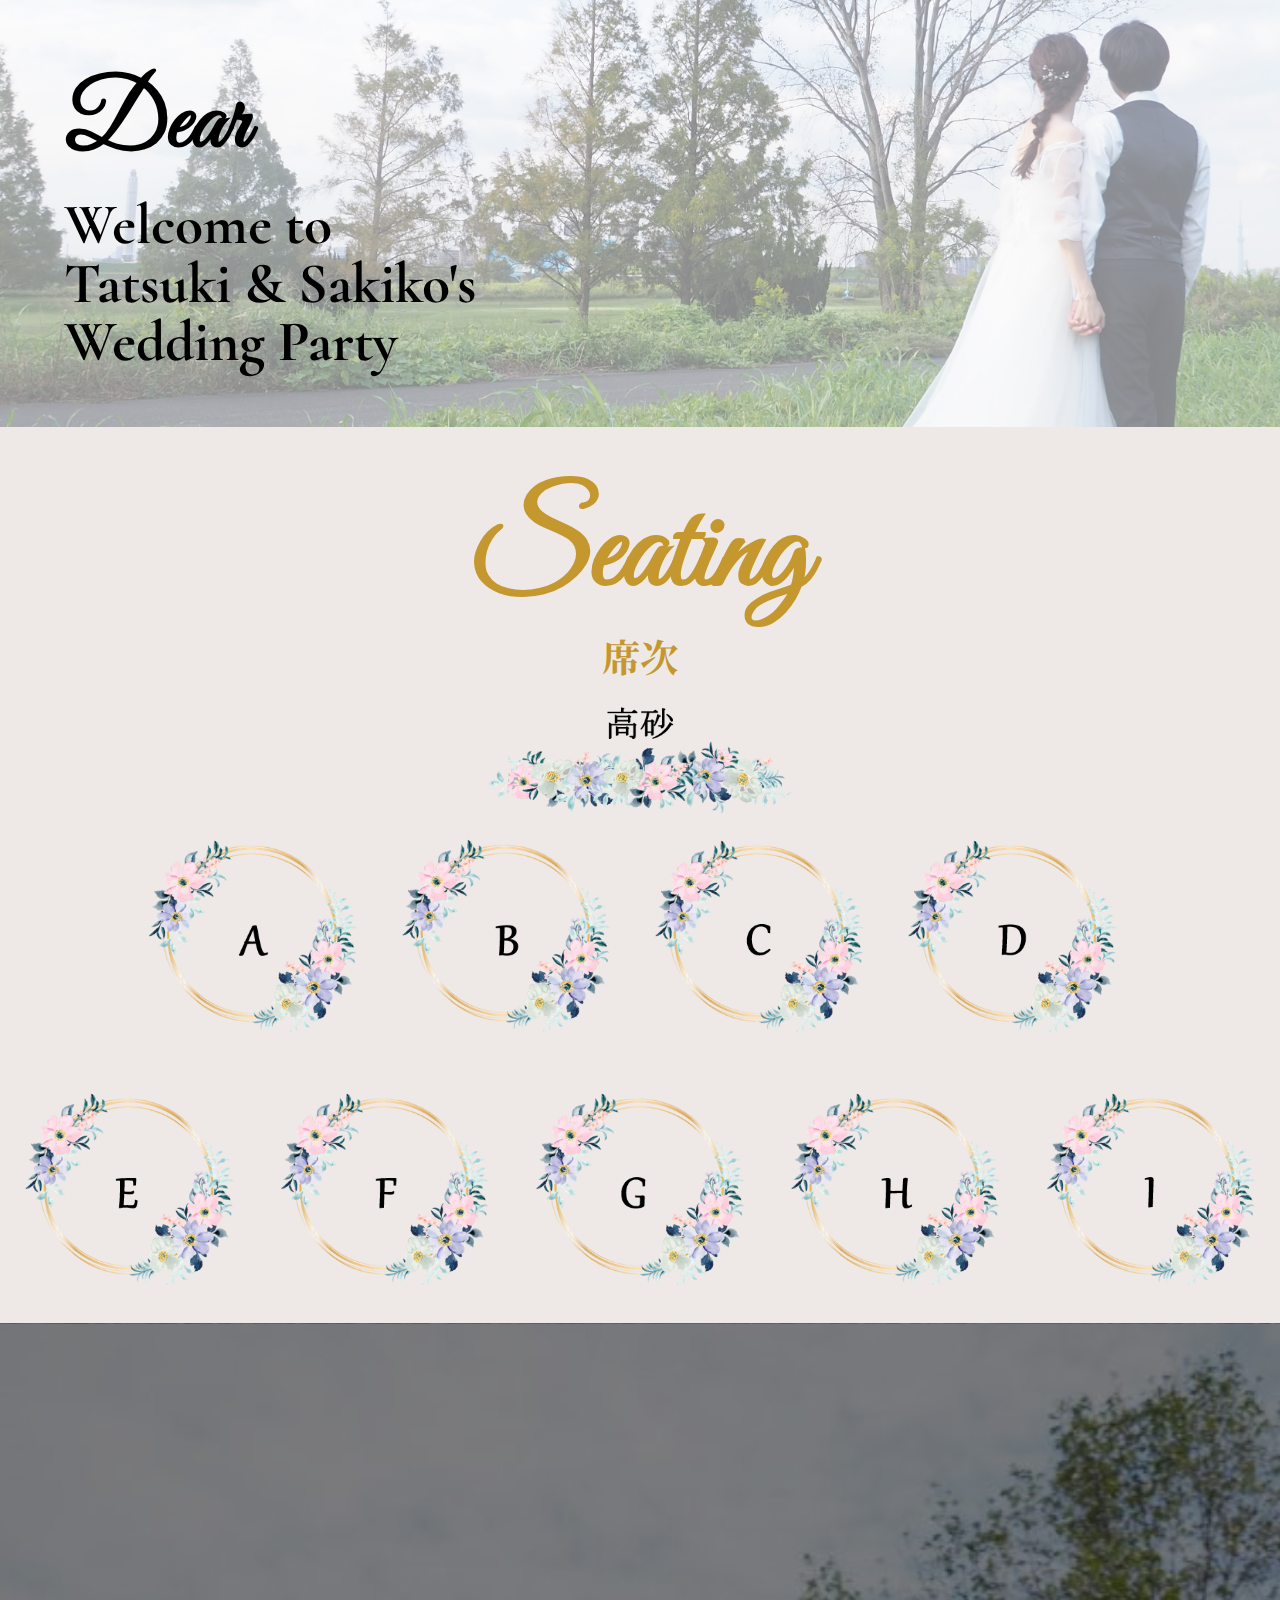
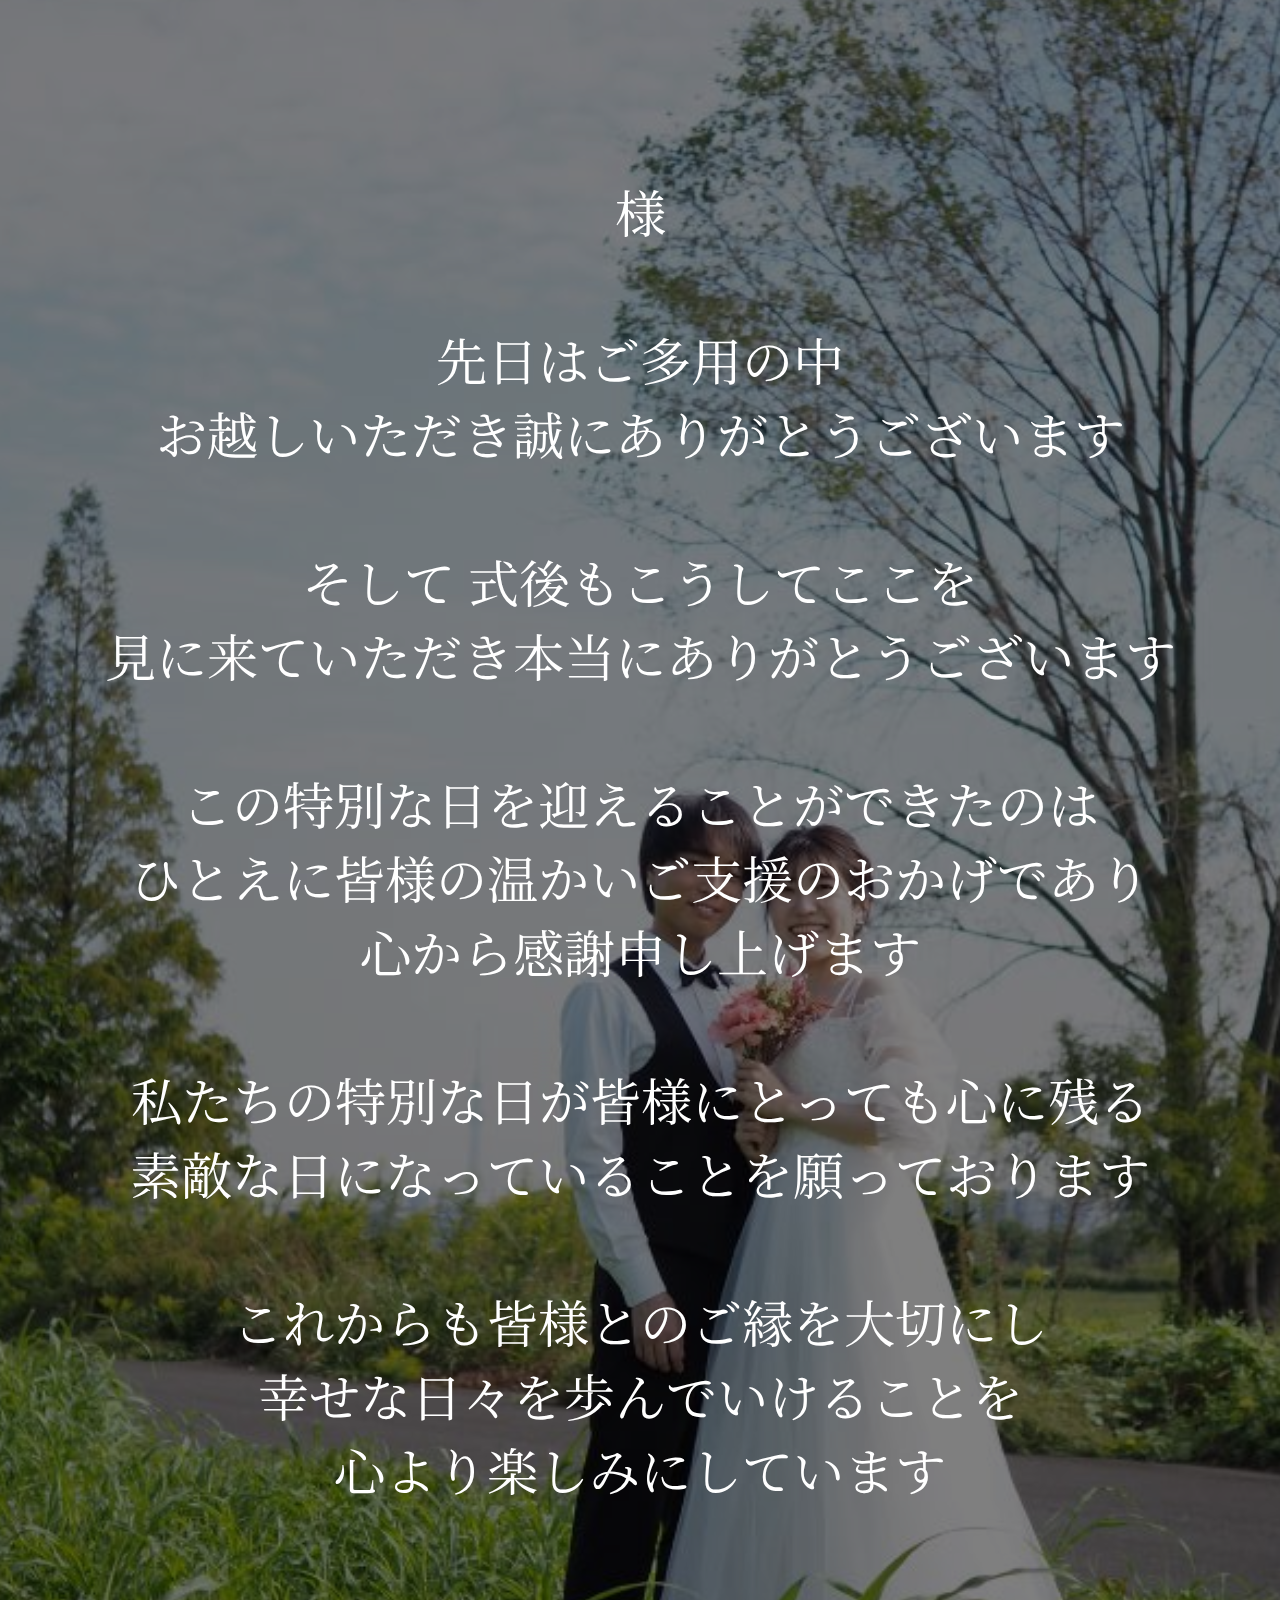
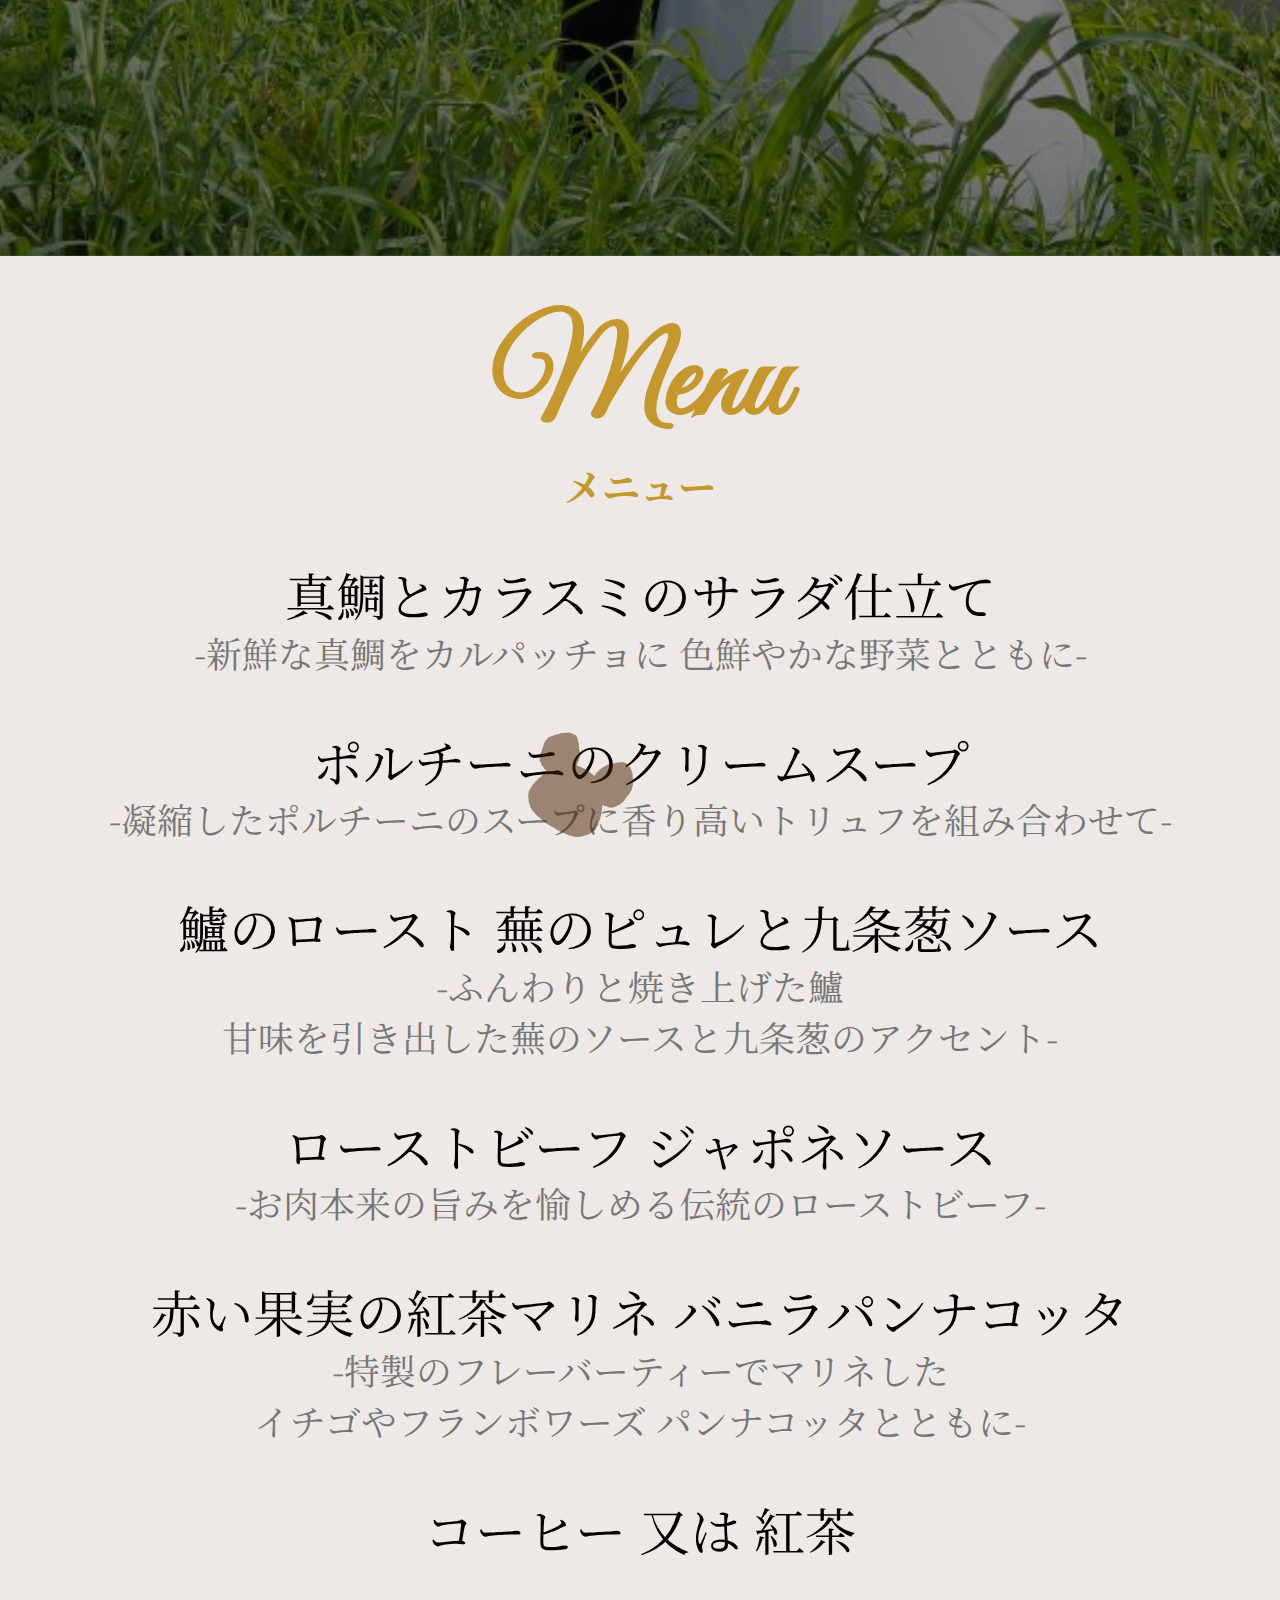
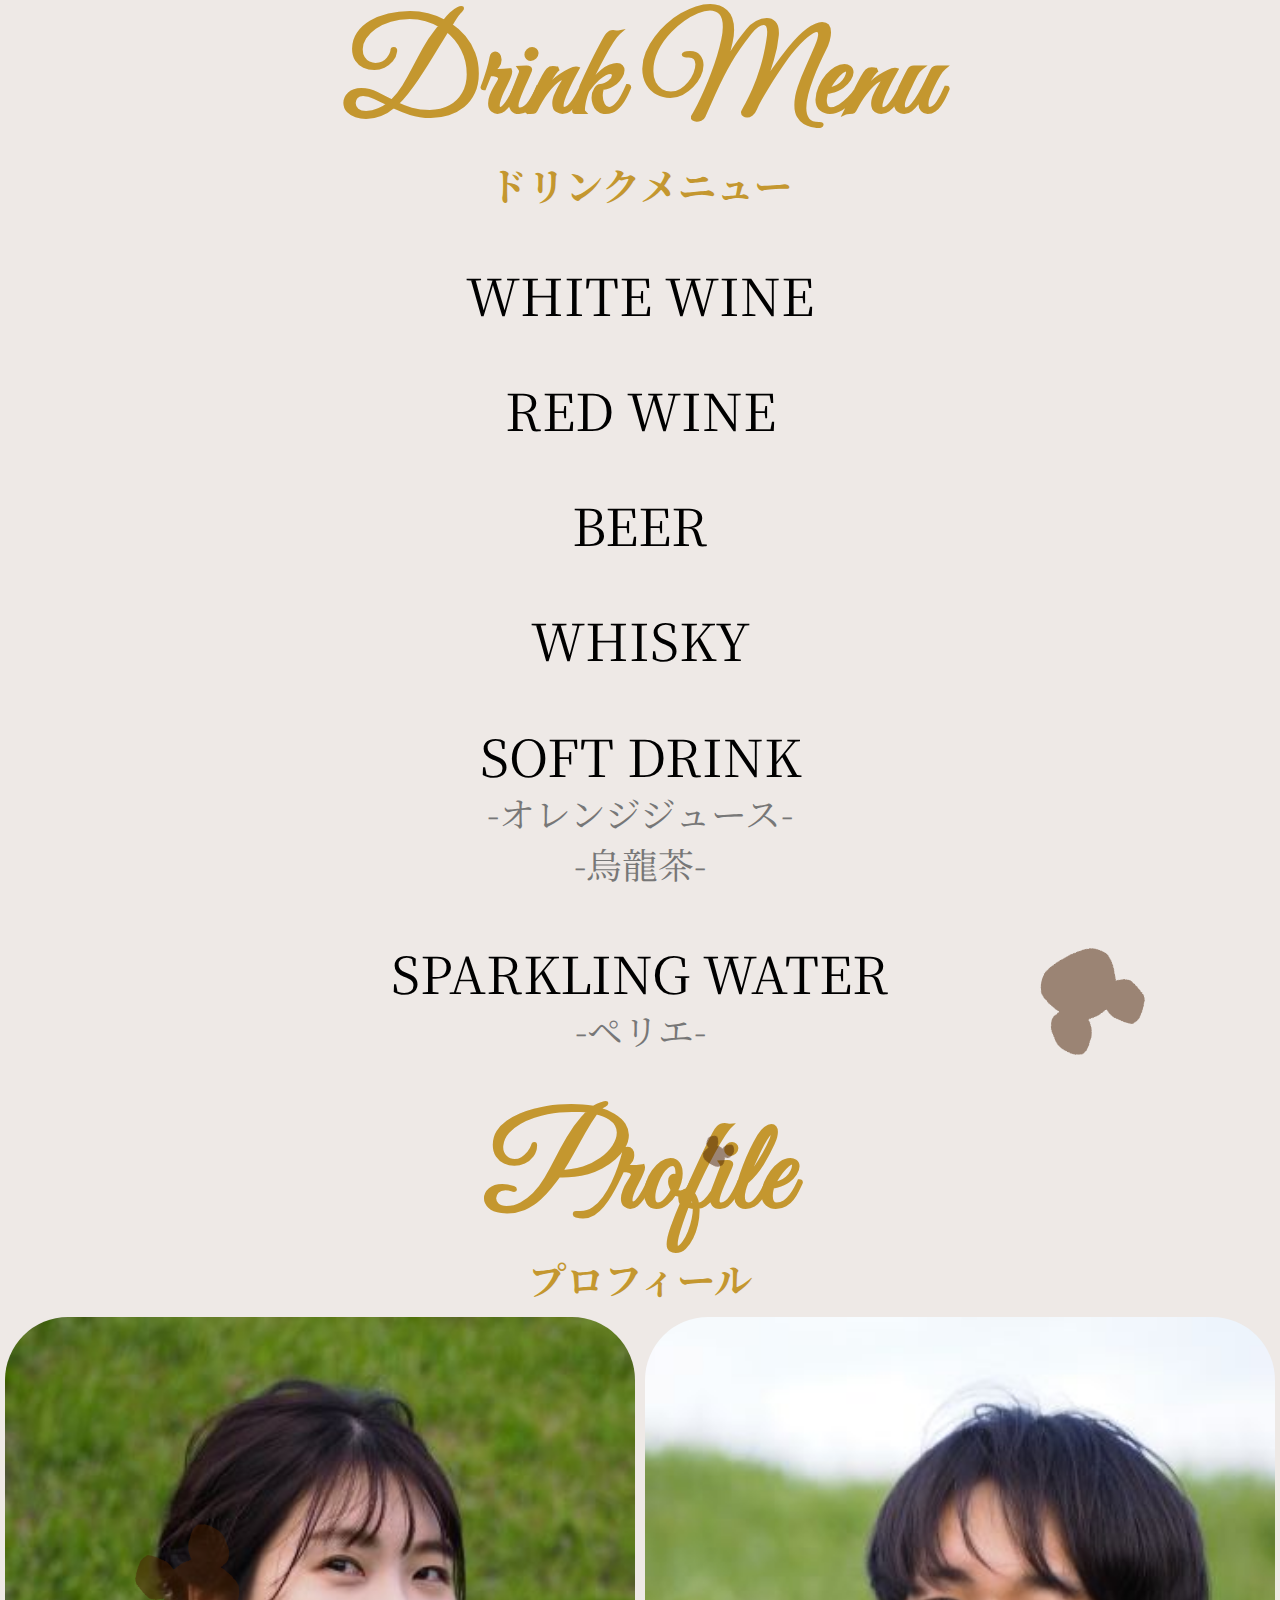
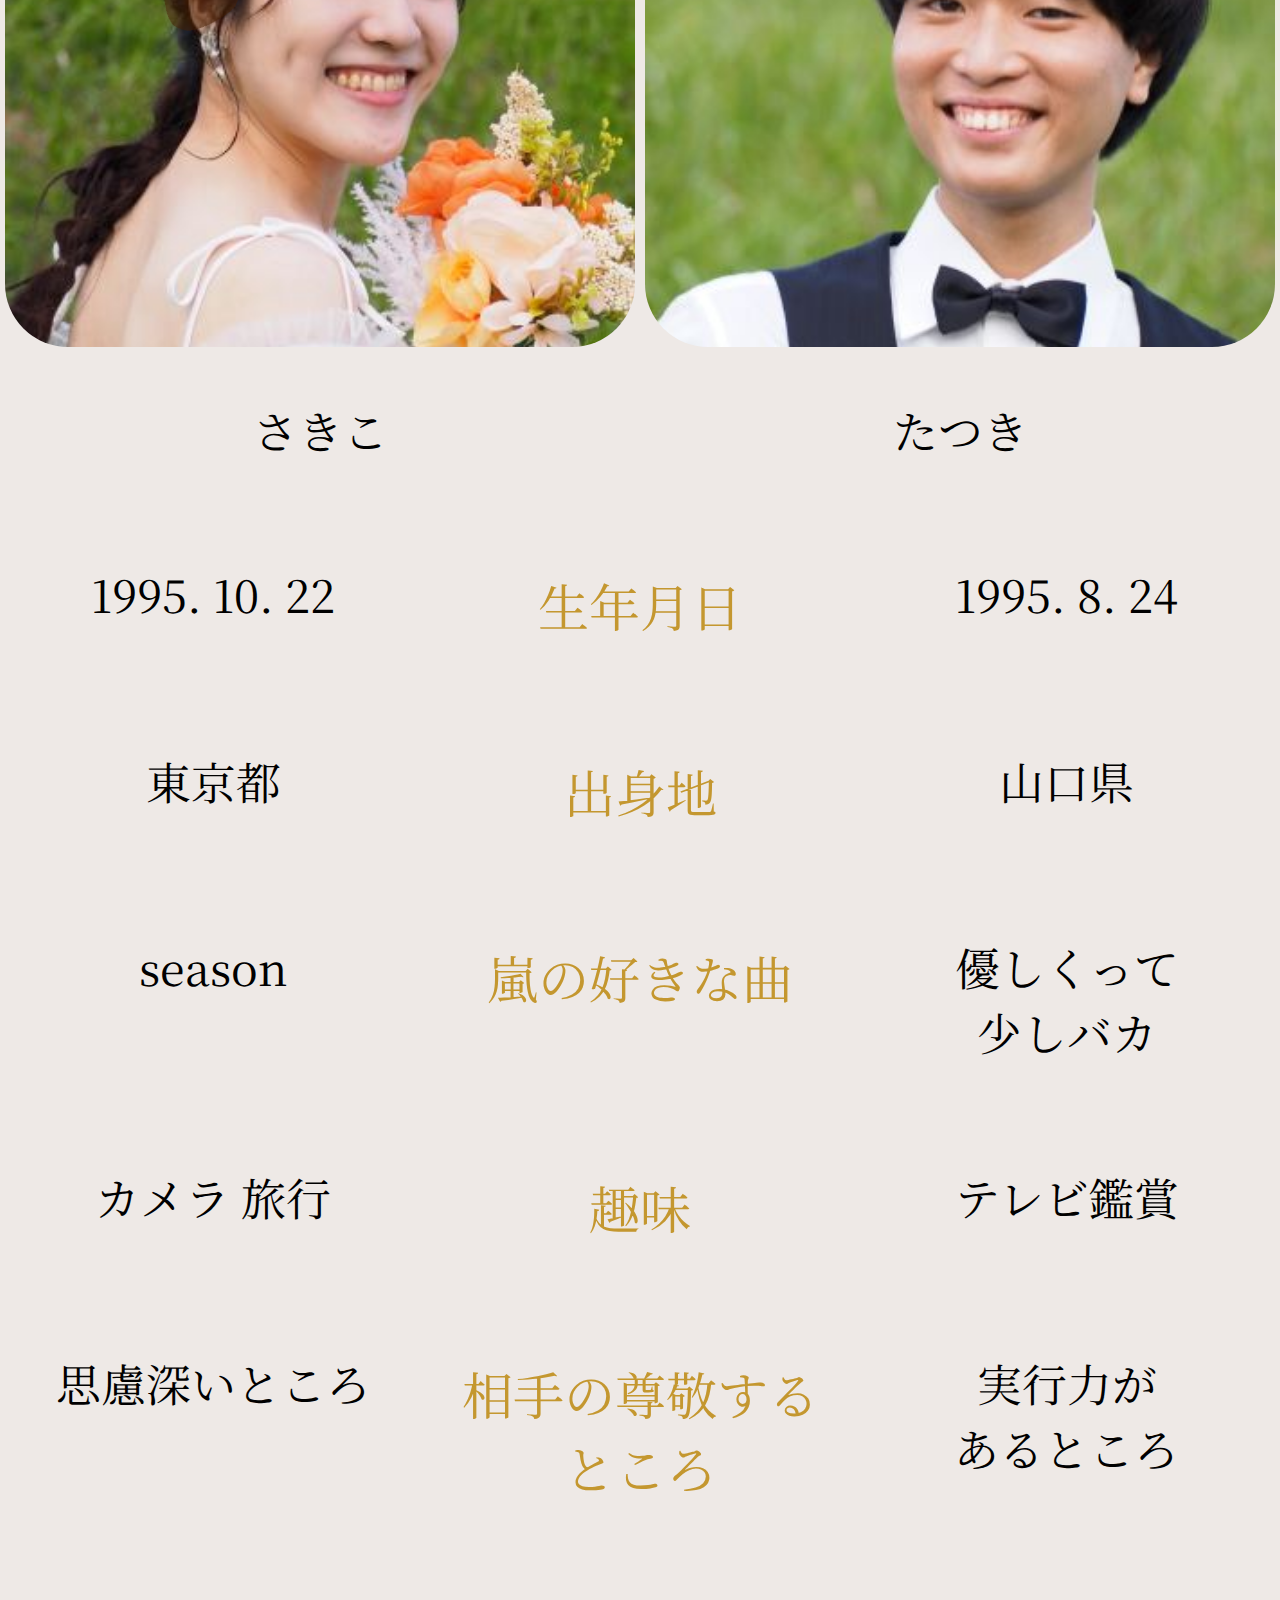
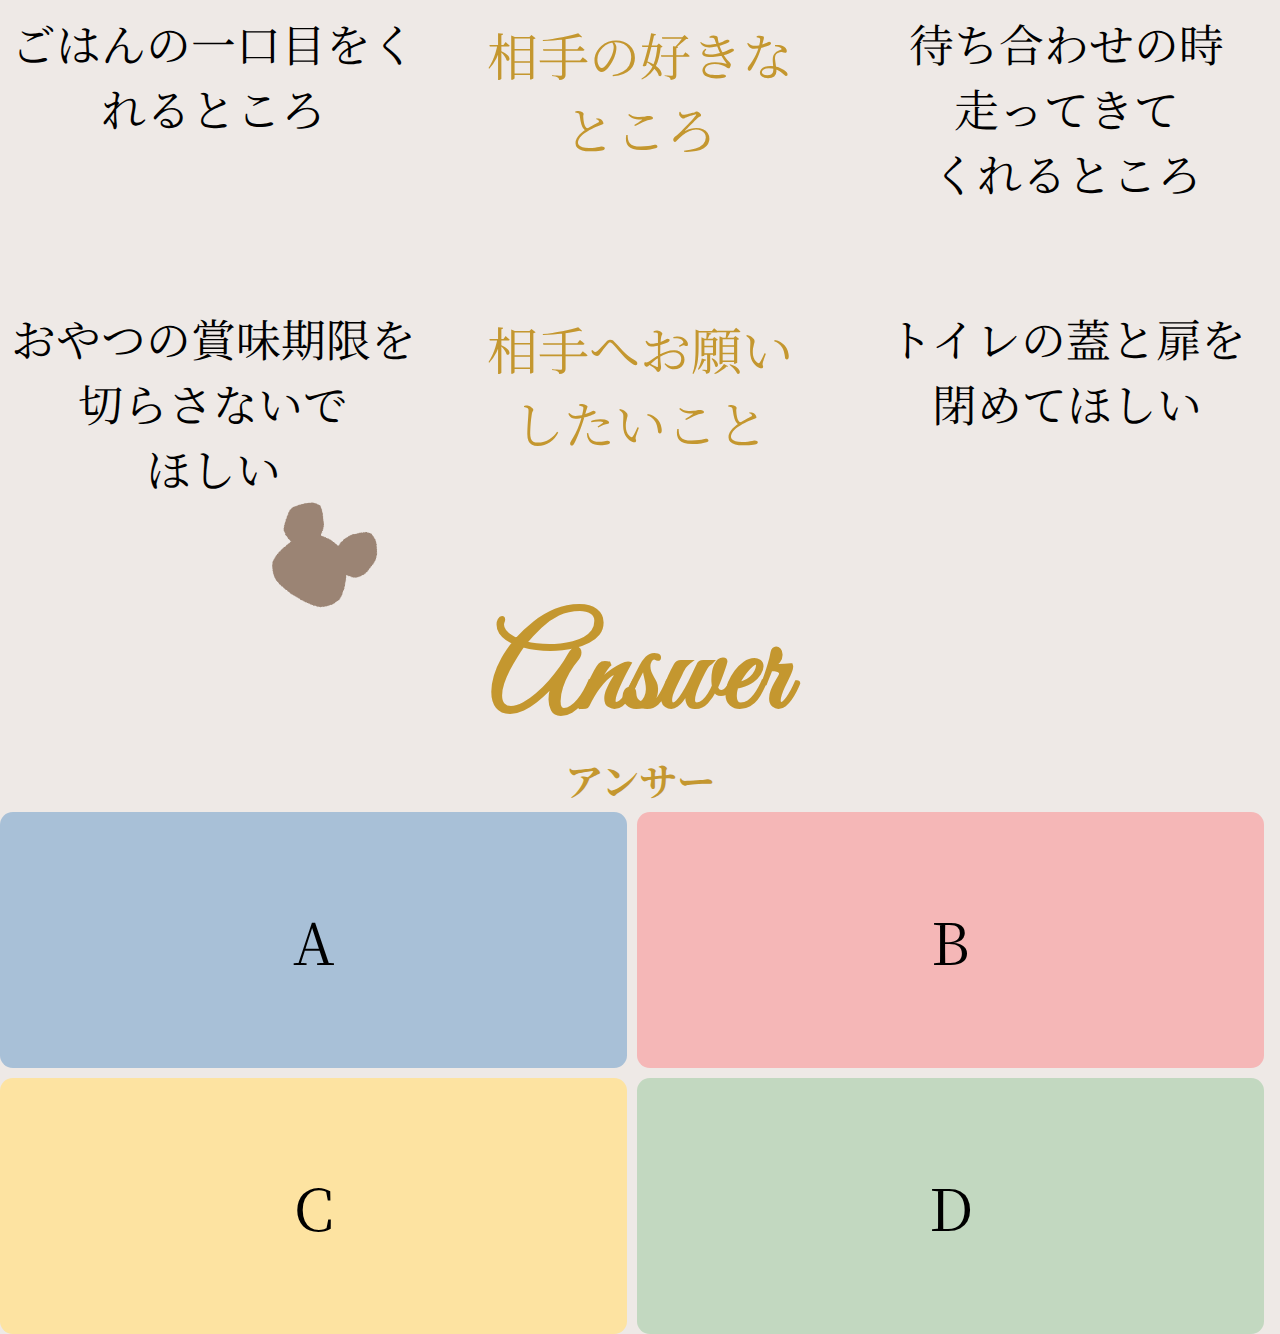
<file: index.html>
<!DOCTYPE html>
<html lang="ja">

<head>
    <meta charset="UTF-8">
    <link rel="icon" href="res/jackie.png" sizes="any">
    <link rel="stylesheet" href="https://cdnjs.cloudflare.com/ajax/libs/font-awesome/6.4.0/css/all.min.css">
    <link rel="stylesheet" href="style.css" type="text/css">
    <link rel="preconnect" href="https://fonts.googleapis.com">
    <link rel="preconnect" href="https://fonts.gstatic.com" crossorigin>
    <link
        href="https://fonts.googleapis.com/css2?family=Noto+Serif+JP:wght@500&family=Great+Vibes&family=Shippori+Mincho&display=swap" rel="stylesheet">
    <link href="https://fonts.googleapis.com/css2?family=Cormorant:wght@300&display=swap" rel="stylesheet">
    <title>T&S Wedding App</title>
</head>

<body id="body" onload="writeToSpreadsheet('login')">

    <header id="header">
        <div style="position: absolute; margin-top:5vw;">
            <h1>
                Dear <span id="roma"></span>
            </h1>
            <h1 style="font-family: 'Cormorant', serif; line-height: 0.6; "><span style="font-size: 0.6em">Welcome
                    to <br>Tatsuki & Sakiko's<br>Wedding Party</span>
            </h1>
        </div>
    </header>
    <div class="subpage">
        <h2>Seating<br><span>席次</span></h2>
        <div class="seat-spot">
            <img style="width: 100%;" src="res/seating.png">
            <div id="cc-pos" class="circle"></div>
        </div>
    </div>
    <div class="top-page">
        <div class="imgfilter"></div>
        <!-- <p class="top-msg">
            <span id="user"></span>様<br>
            <br>
            本日はご多用の中<br>
            お越しいただき誠にありがとうございます<br>
            <br>
            この特別な日を迎えることができるのは<br>
            ひとえに皆様の温かいご支援のおかげであり<br>
            心から感謝申し上げます<br>
            <br>
            本日を私たちにとっても皆様にとっても<br>
            心に残る素敵な日にできればと思っております<br>
            <br>
            これからも皆様とのご縁を大切にし<br>
            幸せな日々を歩んでいけることを<br>
            心より楽しみにしています
        </p> -->
        <p class="top-msg">
            <span id="user"></span>様<br>
            <br>
            先日はご多用の中<br>
            お越しいただき誠にありがとうございます<br>
            <br>
            そして 式後もこうしてここを<br>
            見に来ていただき本当にありがとうございます<br>
            <br>
            この特別な日を迎えることができたのは<br>
            ひとえに皆様の温かいご支援のおかげであり<br>
            心から感謝申し上げます<br>
            <br>
            私たちの特別な日が皆様にとっても心に残る<br>
            素敵な日になっていることを願っております<br>
            <br>
            これからも皆様とのご縁を大切にし<br>
            幸せな日々を歩んでいけることを<br>
            心より楽しみにしています
        </p>
    </div>
    <div class="subpage">
        <img id="jackie1" class="jackie" src="res/jackie.png" onclick="clickJackie('jackie1')">
        <h2>Menu<br><span>メニュー</span></h2>
        <ul>
            <li>真鯛とカラスミのサラダ仕立て<br>
                <span>-新鮮な真鯛をカルパッチョに 色鮮やかな野菜とともに-</span>
            </li>
            <li>ポルチーニのクリームスープ<br>
                <span>-凝縮したポルチーニのスープに香り高いトリュフを組み合わせて-</span>
            </li>
            <li>鱸のロースト 蕪のピュレと九条葱ソース<br>
                <span>-ふんわりと焼き上げた鱸<br>甘味を引き出した蕪のソースと九条葱のアクセント-</span>
            </li>
            <li>ローストビーフ ジャポネソース<br>
                <span>-お肉本来の旨みを愉しめる伝統のローストビーフ-</span>
            </li>
            <li>赤い果実の紅茶マリネ バニラパンナコッタ<br>
                <span>-特製のフレーバーティーでマリネした<br>イチゴやフランボワーズ パンナコッタとともに-</span>
            </li>
            <li>コーヒー 又は 紅茶</li>
        </ul>
    </div>
    <div class="subpage">
        <img id="jackie2" class="jackie" src="res/jackie.png" onclick="clickJackie('jackie2')">
        <h2>Drink Menu<br><span>ドリンクメニュー</span></h2>
        <ul>
            <!-- <li>SPARKLING WINE<br>
                <span>-フランス産 ベルモン・ブラン・ド・ブラン・ブリュット-</span>
            </li> -->
            <li>WHITE WINE</li>
            <li>RED WINE</li>
            <li>BEER</li>
            <li>WHISKY</li>
            <li>SOFT DRINK<br>
                <span>-オレンジジュース-<br>-烏龍茶-</span>
            </li>
            <li>SPARKLING WATER<br>
                <span>-ペリエ-</span>
            </li>
        </ul>
    </div>
    <div class="subpage">
        <img id="jackie3" class="jackie" src="res/jackie.png" onclick="clickJackie('jackie3')">
        <img id="jackie4" class="jackie" src="res/jackie.png" onclick="clickJackie('jackie4')">
        <img id="jackie5" class="jackie" src="res/jackie.png" onclick="clickJackie('jackie5')">
        <h2>Profile<br><span>プロフィール</span></h2>
        <div class="profile-container">
            <div class="profile-column">
                <img id="sakiko-image" src="res/sakiko.jpg" width=100%>
                <p>さきこ</p>
            </div>
            <div class="profile-column">
                <img id="tatsuki-image" src="res/tatsuki.jpg" width=100%>
                <p>たつき</p>
            </div>
        </div>
        <div class="profile-container">
            <div class="profile-column">
                <p>1995. 10. 22</p>
            </div>
            <div class="profile-column-q">
                <p>生年月日</p>
            </div>
            <div class="profile-column">
                <p>1995. 8. 24</p>
            </div>
        </div>
        <div class="profile-container">
            <div class="profile-column">
                <p>東京都</p>
            </div>
            <div class="profile-column-q">
                <p>出身地</p>
            </div>
            <div class="profile-column">
                <p>山口県</p>
            </div>
        </div>
        <div class="profile-container">
            <div class="profile-column">
                <p>season</p>
            </div>
            <div class="profile-column-q">
                <p>嵐の好きな曲</p>
            </div>
            <div class="profile-column">
                <p>優しくって<br>少しバカ</p>
            </div>
        </div>
        <div class="profile-container">
            <div class="profile-column">
                <p>カメラ 旅行</p>
            </div>
            <div class="profile-column-q">
                <p>趣味</p>
            </div>
            <div class="profile-column">
                <p>テレビ鑑賞</p>
            </div>
        </div>
        <div class="profile-container">
            <div class="profile-column">
                <p>思慮深いところ</p>
            </div>
            <div class="profile-column-q">
                <p>相手の尊敬する<br>ところ</p>
            </div>
            <div class="profile-column">
                <p>実行力が<br>あるところ</p>
            </div>
        </div>
        <div class="profile-container">
            <div class="profile-column">
                <p>ごはんの一口目をくれるところ</p>
            </div>
            <div class="profile-column-q">
                <p>相手の好きな<br>ところ</p>
            </div>
            <div class="profile-column">
                <p>待ち合わせの時<br>走ってきて<br>くれるところ</p>
            </div>
        </div>
        <div class="profile-container">
            <div class="profile-column">
                <p>おやつの賞味期限を切らさないで<br>ほしい</p>
            </div>
            <div class="profile-column-q">
                <p>相手へお願い<br>したいこと</p>
            </div>
            <div class="profile-column">
                <p>トイレの蓋と扉を<br>閉めてほしい</p>
            </div>
        </div>
    </div>
    <div class="subpage">
        <h2>Answer<br><span>アンサー</span></h2>
        <div class="quiz-container">
            <button id="btn-a" class="option-button" data-value="option1"
                onclick="writeToSpreadsheet('select1')">A</button>
            <button id="btn-b" class="option-button" data-value="option2"
                onclick="writeToSpreadsheet('select2')">B</button>
            <button id="btn-c" class="option-button" data-value="option3"
                onclick="writeToSpreadsheet('select3')">C</button>
            <button id="btn-d" class="option-button" data-value="option4"
                onclick="writeToSpreadsheet('select4')">D</button>
        </div>
    </div>
    <script src="script.js"></script>
</body>

</html>
</file>
<file: style.css>
body {
    margin: 0;
    padding: 0;
    
    background-color: #eee9e6;
    font-family: 'Noto Serif JP', serif;
  }

  header {
    /* background-image: url('select8.jpg'); */
    background-image: url('res/header2.jpg');
    background-size: cover;
    aspect-ratio: 3 / 1;
  }

  
header::before {
  content: "";
  position: absolute;
  top: 0;
  right: 0;
  bottom: 0;
  left: 0;
  background-color: rgba(255, 255, 255, 0.5); /* 透明度を調整 */
  aspect-ratio: 3 / 1;
}

  p {
    text-align: center;
    font-size: 4vw;
  }

  /* iframe {
    margin: 0;
    width: 100%;
    height: 100%;
    border-width: 0;
  } */

  .top-page {
    position: relative;
    background-image: url('res/PA142435.JPG');
    background-position: center; 
    background-size: cover;
    aspect-ratio: 3 / 5;
  }

  .imgfilter {
    position: absolute;
    top: 0;
    right: 0;
    bottom: 0;
    left: 0;
    background: rgba(0, 0, 0, 0.5);
    /* 背景色と透明度を調整 */
  }

  .top-msg {
    position: absolute;
    top: 50%;
    left: 50%;
    transform: translate(-50%, -50%);
    width: 100%;
    color: #ffffff;
  }

  .subpage {
    position: relative;
  }
  @keyframes sparkle {
    0% { opacity: 0.8; }
    50% { opacity: 0.3; }
    100% { opacity: 0.8; }
  }

  .jackie {
    position: absolute;
    border: none; 
    width: 10vw;
    height: 10vw;
    opacity: 0.5;
    transition: opacity 0.5s ease, transform 0.5s ease;
  }

  #jackie1{
    left: 40vw;
    top: 30vw;
    animation: sparkle 2s infinite;
    transform: rotate(30deg);
  }
  #jackie2{
    left: 80vw;
    top: 70vw;
    transform: rotate(150deg);
  }
  #jackie3{
    left: 10vw;
    top: 30vw;
    transform: rotate(-30deg);
  }
  #jackie4{
    left: 20vw;
    top: 200vw;
    transform: rotate(30deg);
  }
  #jackie5{
    left: 54.5vw;
    top: 0;
    width: 3vw;
    height: 3vw;
    transform: rotate(30deg);
  }

  h1 {
    color: #000000;
    font-family: 'Great Vibes', cursive;
    font-size: 7.5vw;
    margin-bottom: 0;
    margin-top: 0; 
    margin-left: 5vw;
  }

  h2 {
    font-family: 'Great Vibes', cursive;
    text-align: center;
    font-size: 10vw;
    color: #c4972f;
    line-height: 0.7;
    margin-top: 6.5vw;
    margin-bottom: 0;
  }

  h2 span {
    font-family: 'Noto Serif JP', serif;
    font-size: 0.3em;
    color: #c4972f;
  }

  ul {
    list-style-type: none;
    padding: 0;
    text-align: center;
    font-size: 4vw;
    width: 100%
  }
  
  li {
    margin-bottom: 5vw;
    line-height: 1;
  }

  li span {
    font-size: 0.7em;
    color: #777;
  }

  button {
    background-color: #f0f0f0;
    /* ボタンの背景色を設定 */
    border: none;
    border-radius: 1vw;
    cursor: pointer;
    transition: background-color 0.3s ease;
    box-sizing: border-box;
    /* ボーダーとパディングを含めて横幅計算 */
    font-family: 'Noto Serif JP', serif;
  }

  button:hover {
    background-color: #e0e0e0;
    /* ホバー時の背景色を設定 */
  }

  .quiz-container {
    text-align: center;
    display: flex;
    flex-wrap: wrap;
    /* 横幅が足りない場合に折り返す */
    gap: 10px;
  }

  .option-button {
    font-size: 4.5vw;
    height: 20vw;
    width: 49%;
    color: black;
    /* 横幅を50%に設定 */
    box-sizing: border-box;
    /* ボーダーとパディングを含めて横幅計算 */
  }
  #btn-a {
    background-color: #A8C0D7;
  }
  
  #btn-b {
    background-color: #F5B7B7;
  }
  
  #btn-c {
    background-color: #FDE3A1;
  }
  
  #btn-d {
    background-color: #C2D8C0;
  }
  #btn-a:hover {
    background-color: #8097B1;
  }
  
  #btn-b:hover {
    background-color: #D48E8E;
  }
  
  #btn-c:hover {
    background-color: #FAD573;
  }
  
  #btn-d:hover {
    background-color: #A4BAAB;
  }
  
  #btn-a:active {
    background-color: #2E3E4E;
  }
  
  #btn-b:active {
    background-color: #944848;
  }
  
  #btn-c:active {
    background-color: #D08E33;
  }
  
  #btn-d:active {
    background-color: #6D8F6D;
  }
  
  


  .profile-container {
    display: flex;
    justify-content: space-between;
  }

  .profile-column {
    flex: 1;
    padding: 0px;
    margin: 5px;
  }

  .profile-column p {
    font-size: 3.5vw;
  }

  .profile-column img {
    border-radius: 10%;
    object-fit: cover;
    object-position: center top; /* 下部を中央に配置 */
    aspect-ratio: 1 / 1;
  }

  .profile-column-q {
    flex: 1;
    padding: 0px;
    margin: 5px;
  }

  .profile-column-q p {
    color: #c4972f;
  }

  .seat-spot {
    position: relative;
  }

  .stop-circle {
    position: absolute;
    width: 3vw; /* 直径 */
    height: 3vw; /* 直径 */
    top: -20%;
    left: -20%;
    transform: translate(-50%, -50%);
    border-radius: 50%;
    background-color: #777;
    box-sizing: border-box;
  }

  .circle {
    position: absolute;
    width: 2vw; /* 直径 */
    height: 2vw; /* 直径 */
    top: -20%;
    left: -20%;
    transform: translate(-50%, -50%);
    border-radius: 50%;
    border: 5px solid #c42f2f;
    box-sizing: border-box;
    animation: ripple 1s linear infinite;
  }
  
  @keyframes ripple {
    0% {
      transform: translate(-50%, -50%) scale(0);
      border-width: 0;
    }
    20% {
      border-width: 5px;
    }
    40% {
      transform: translate(-50%, -50%) scale(1.5);
      border-width: 5px;
    }
    60% {
      border-width: 0;
    }
    80% {
      transform: translate(-50%, -50%) scale(3);
      border-width: 0;
    }
    100% {
      transform: translate(-50%, -50%) scale(3);
      border-width: 0;
    }
  }
</file>
